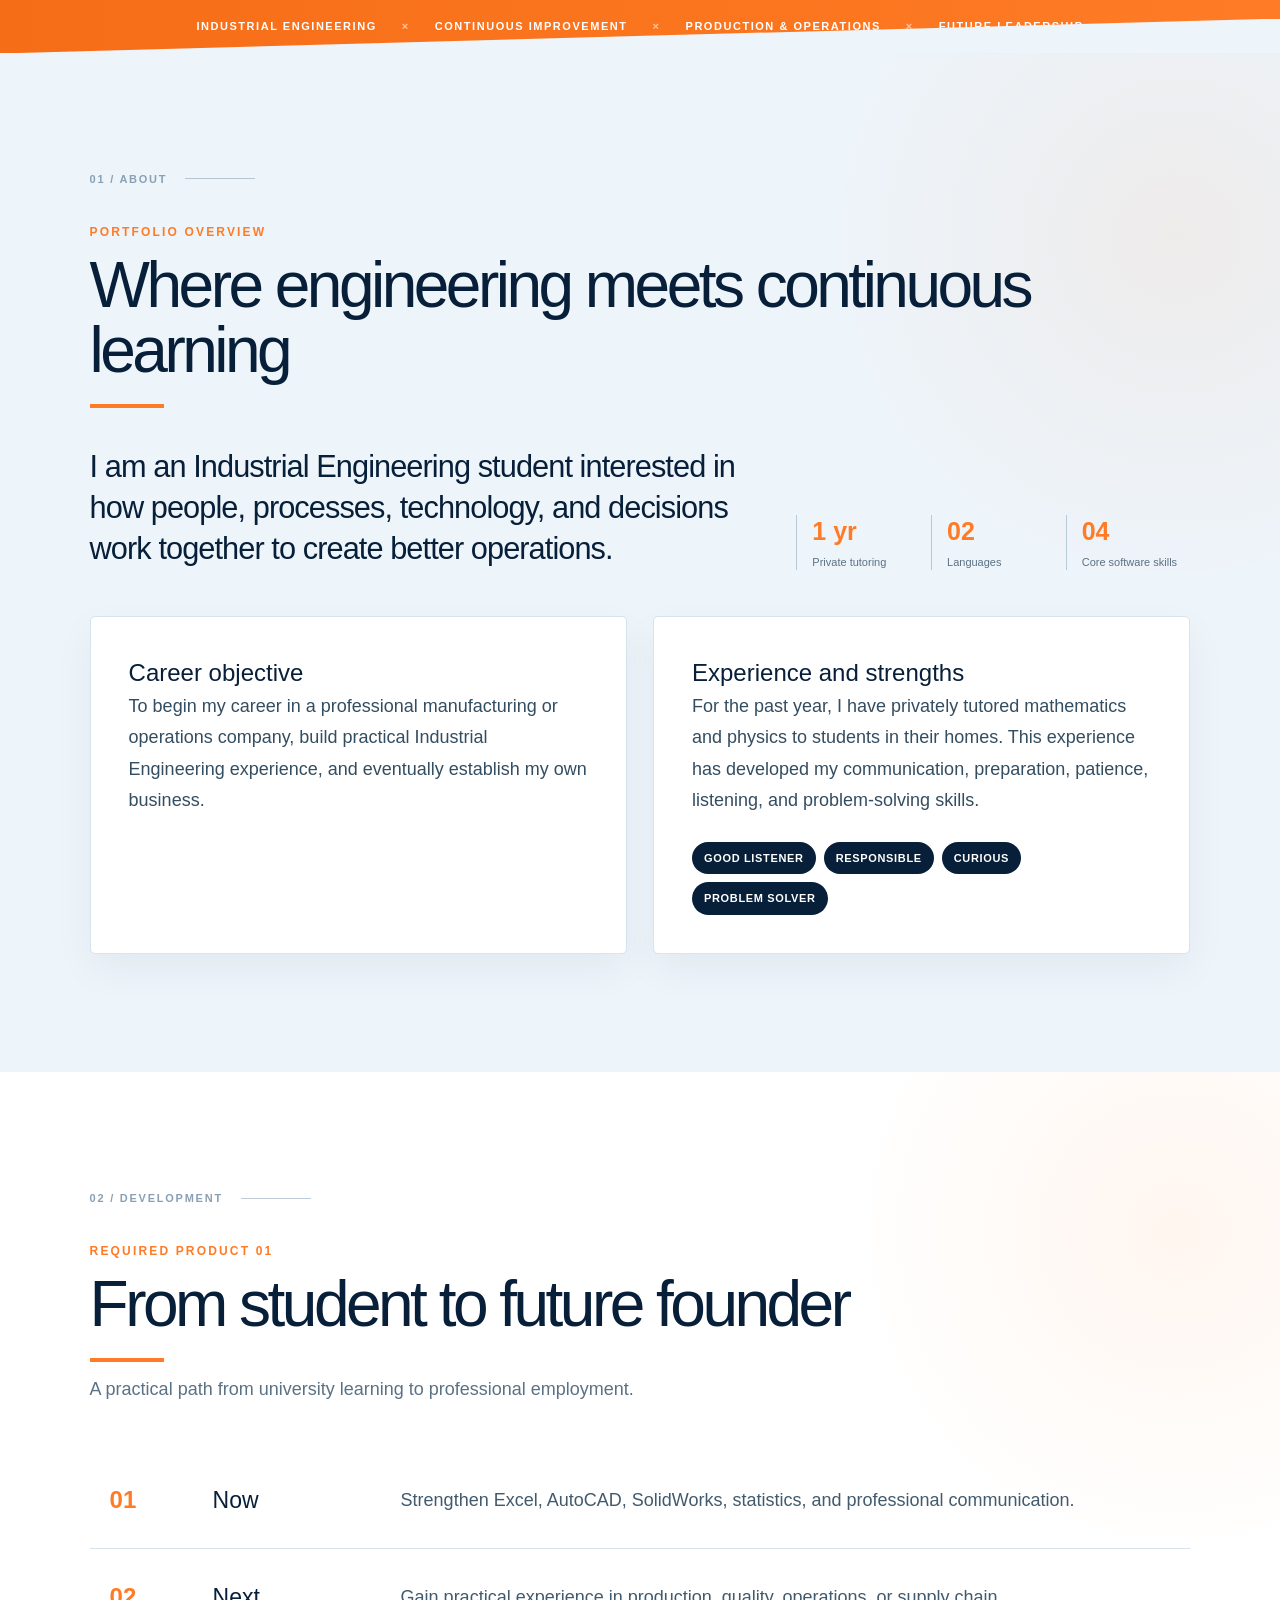
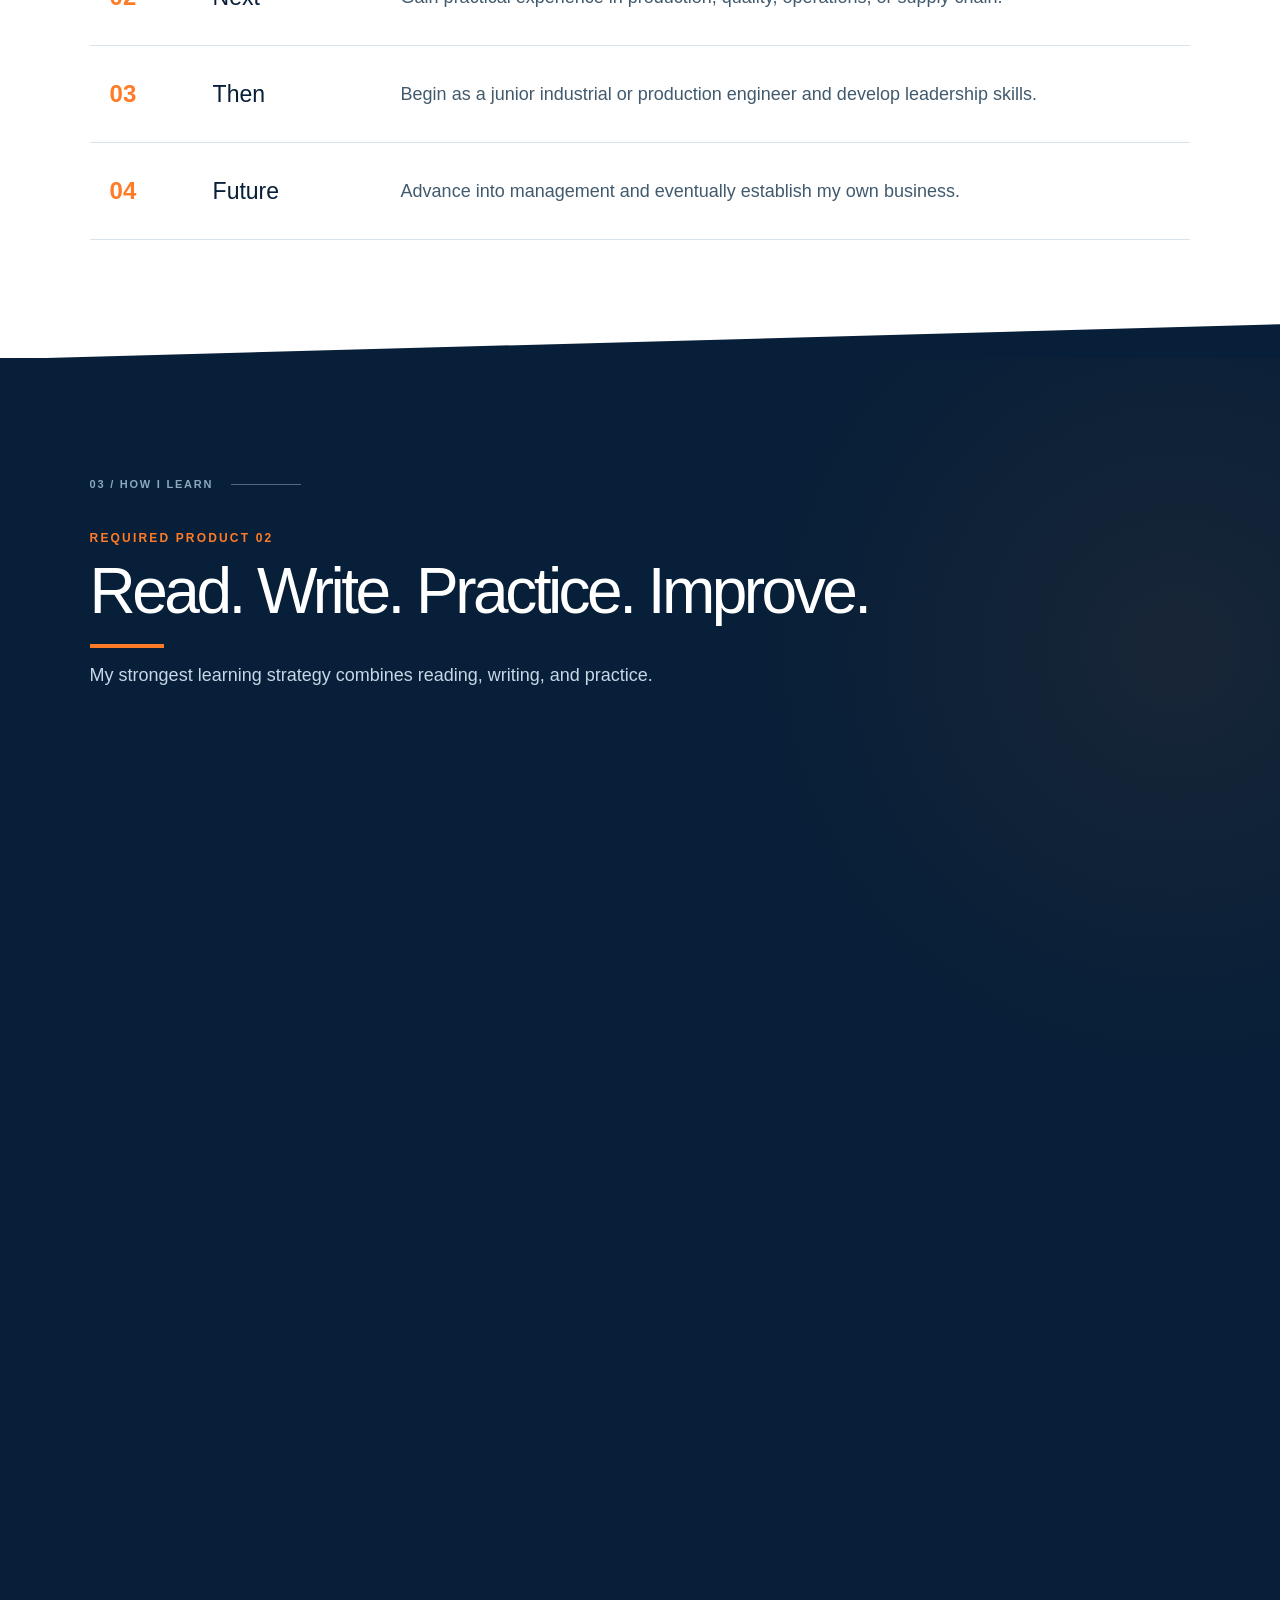
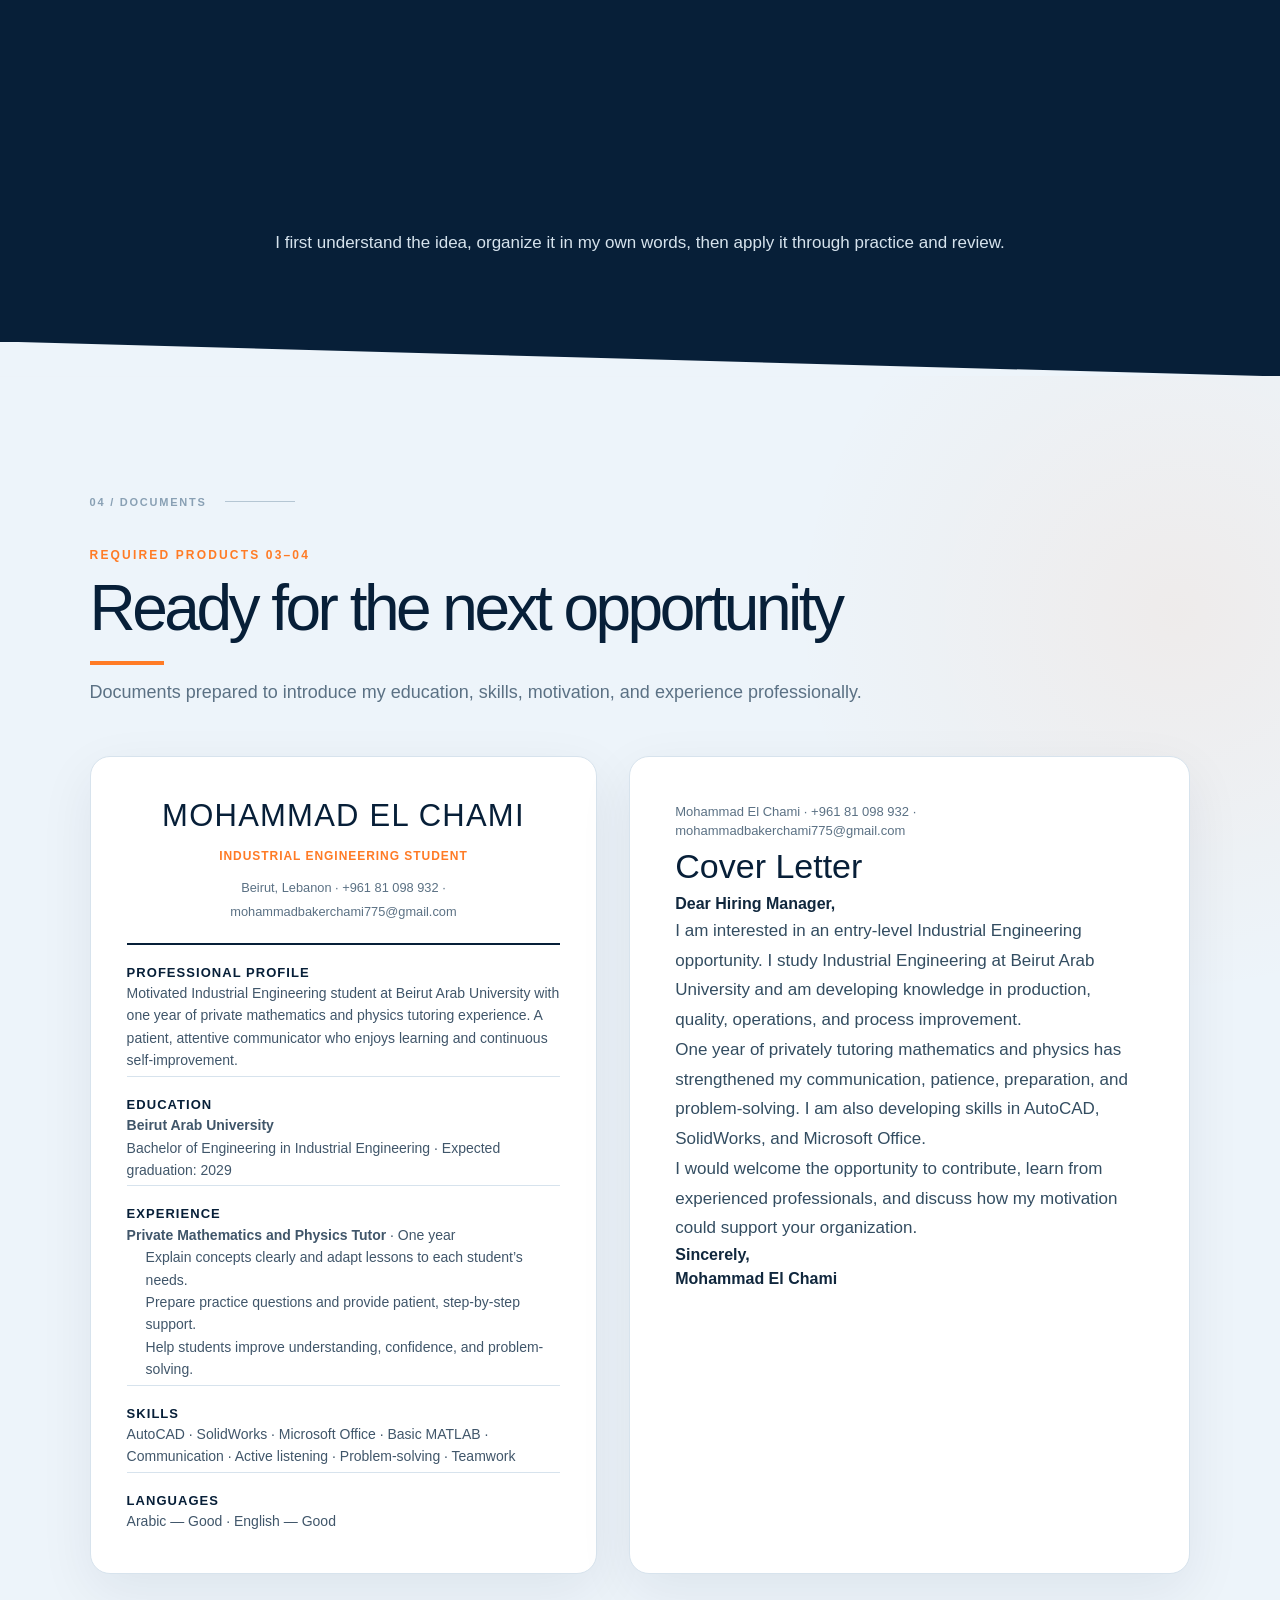
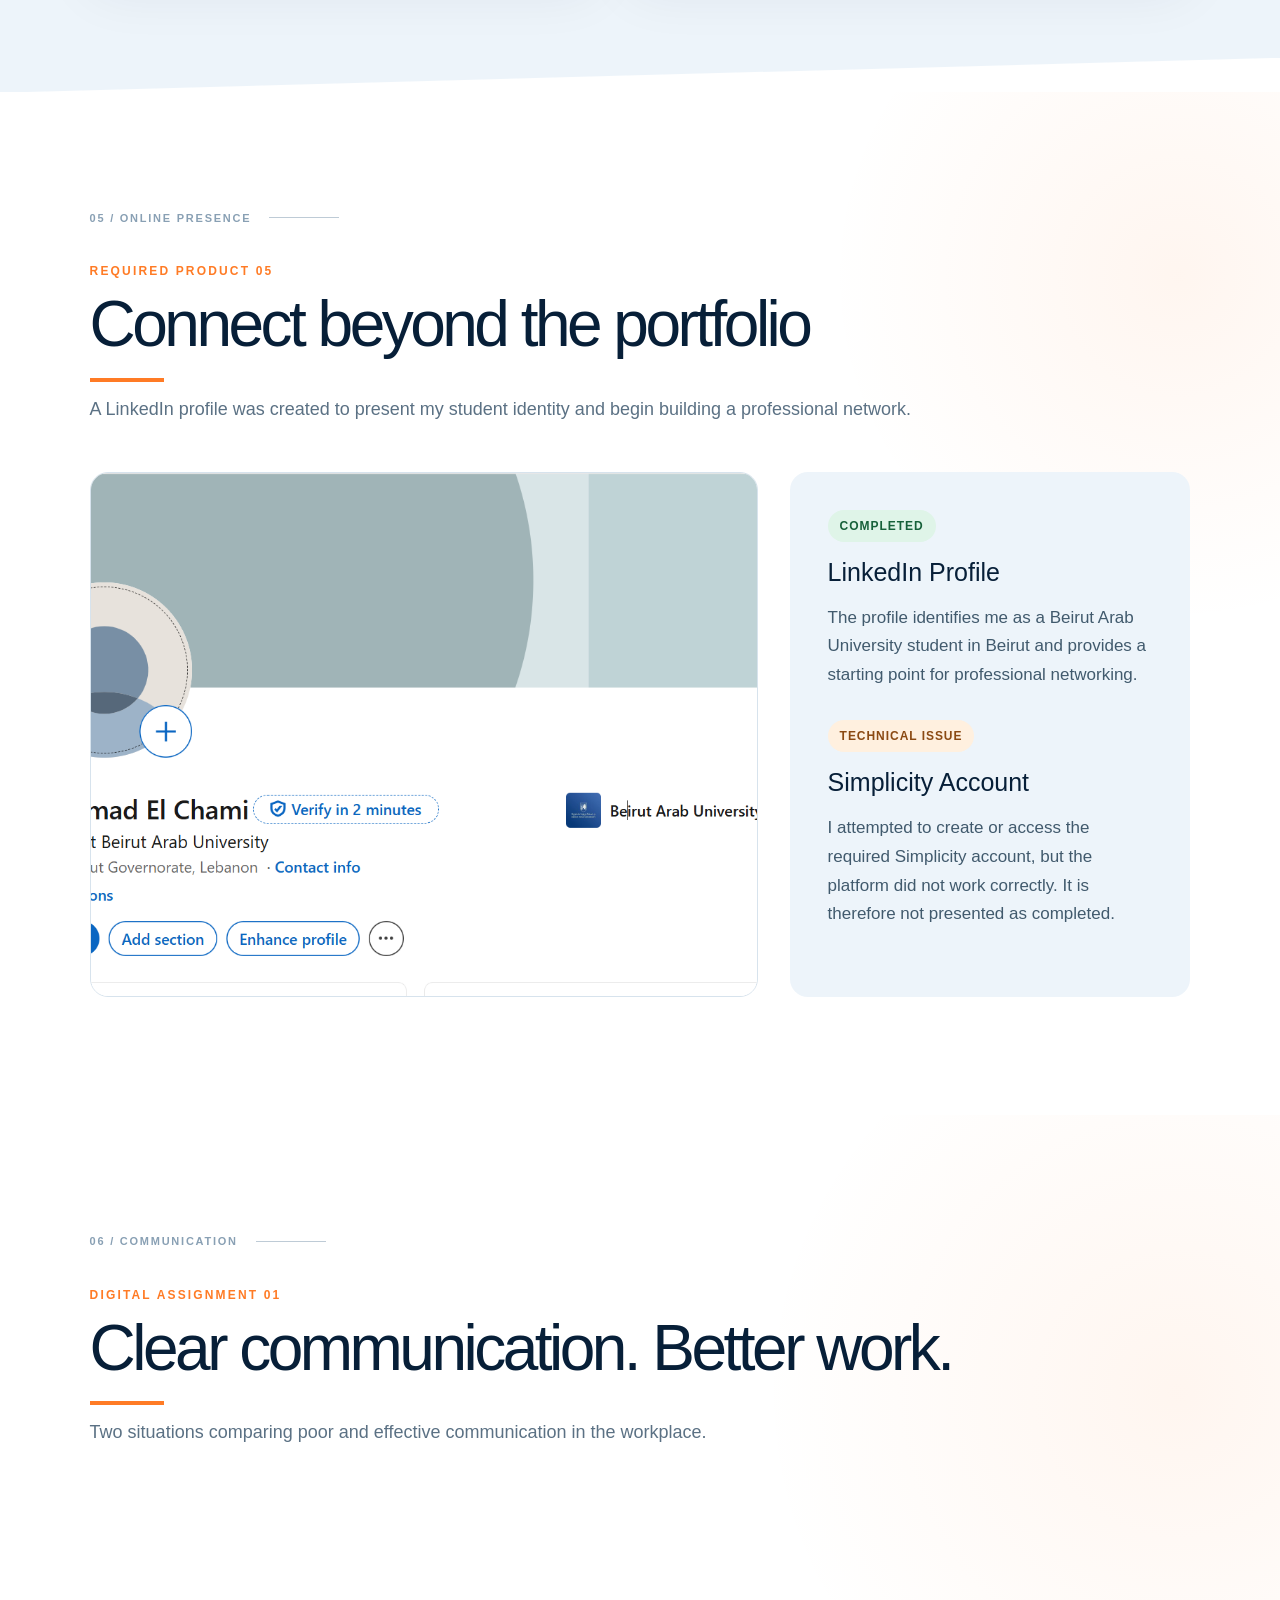
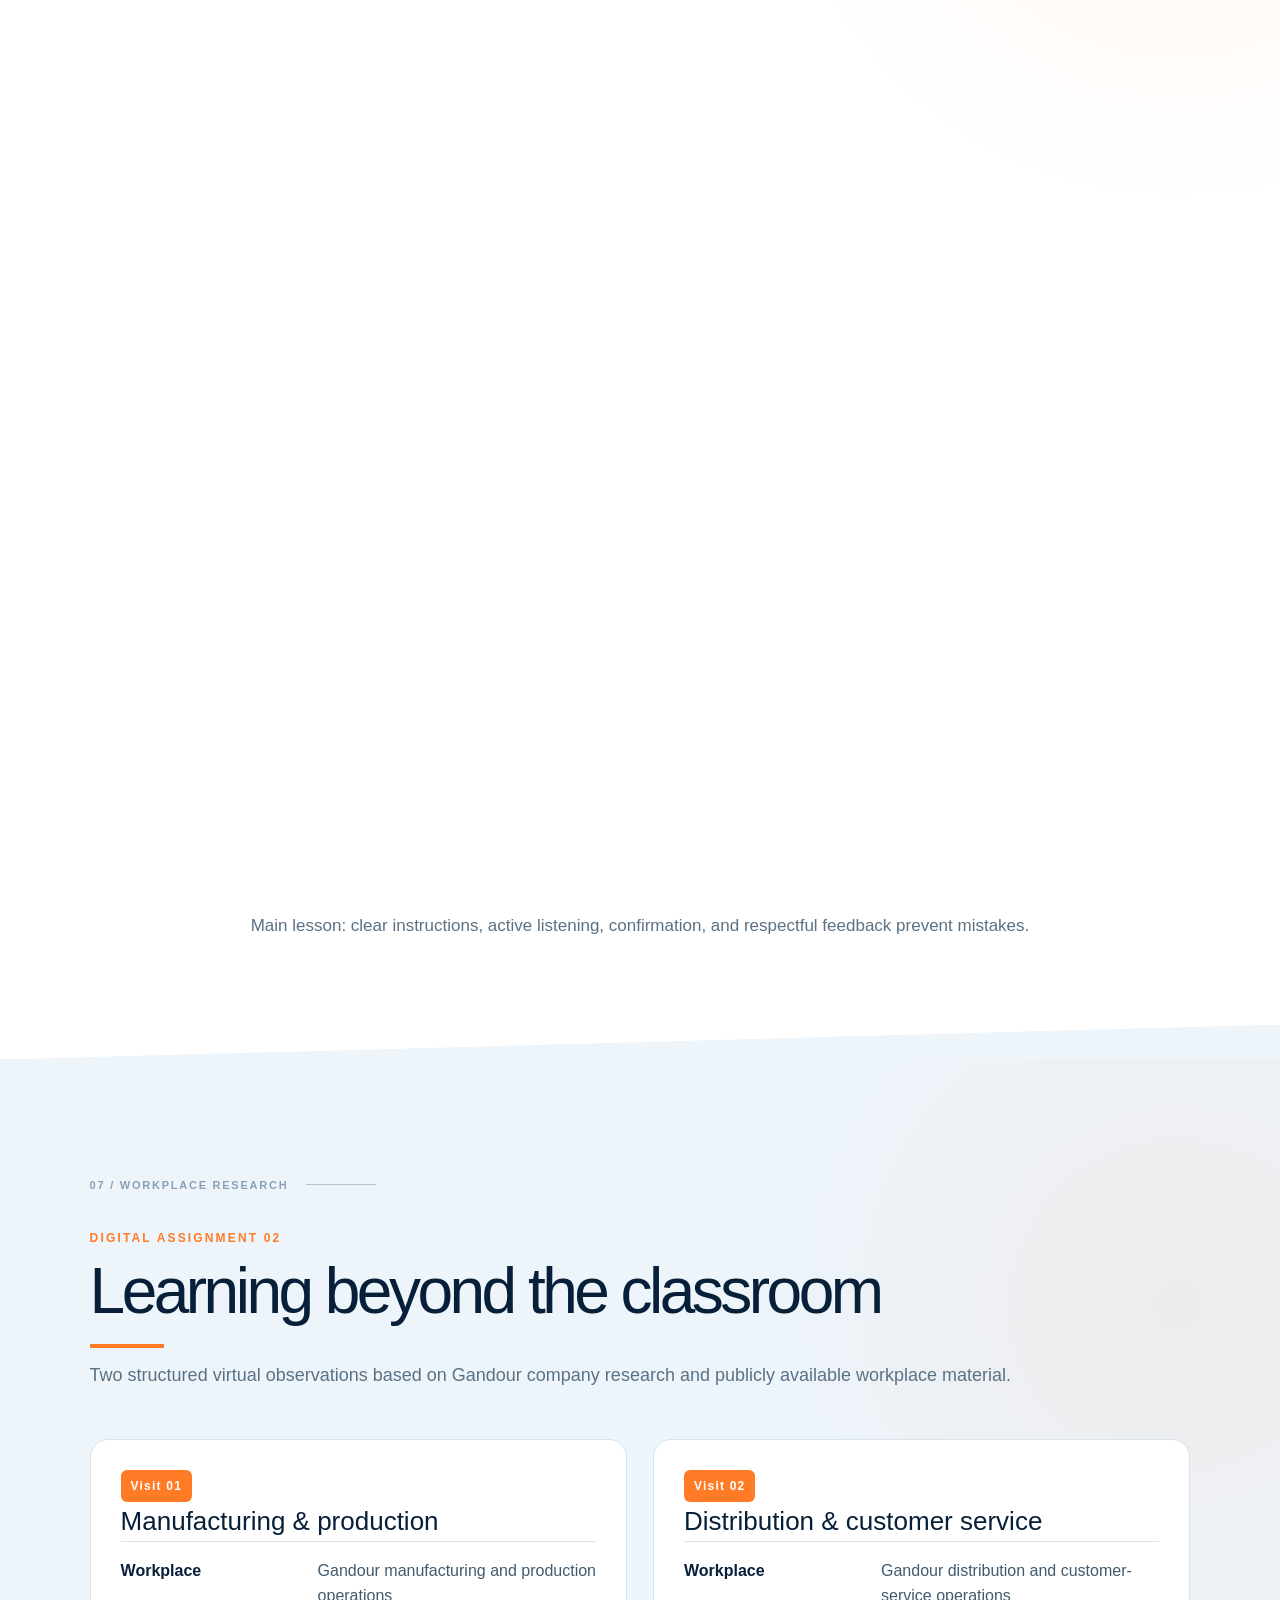
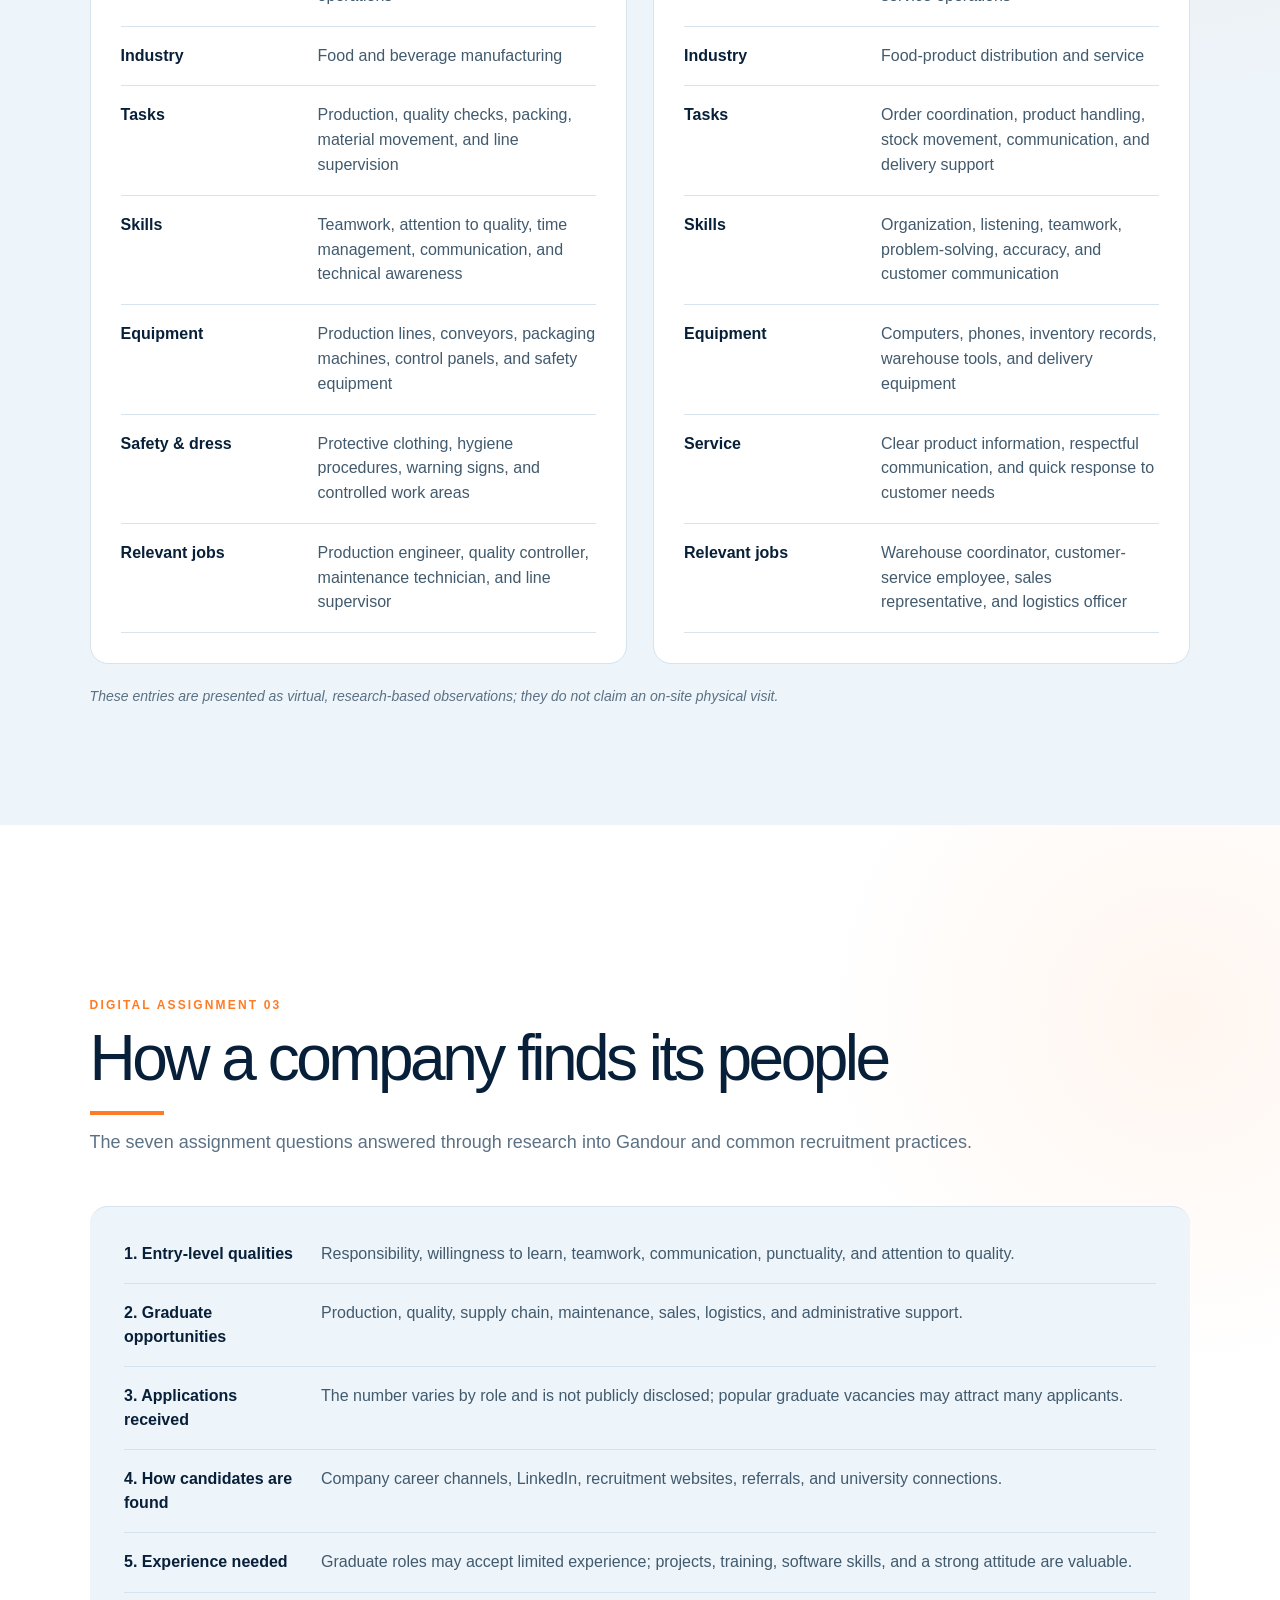
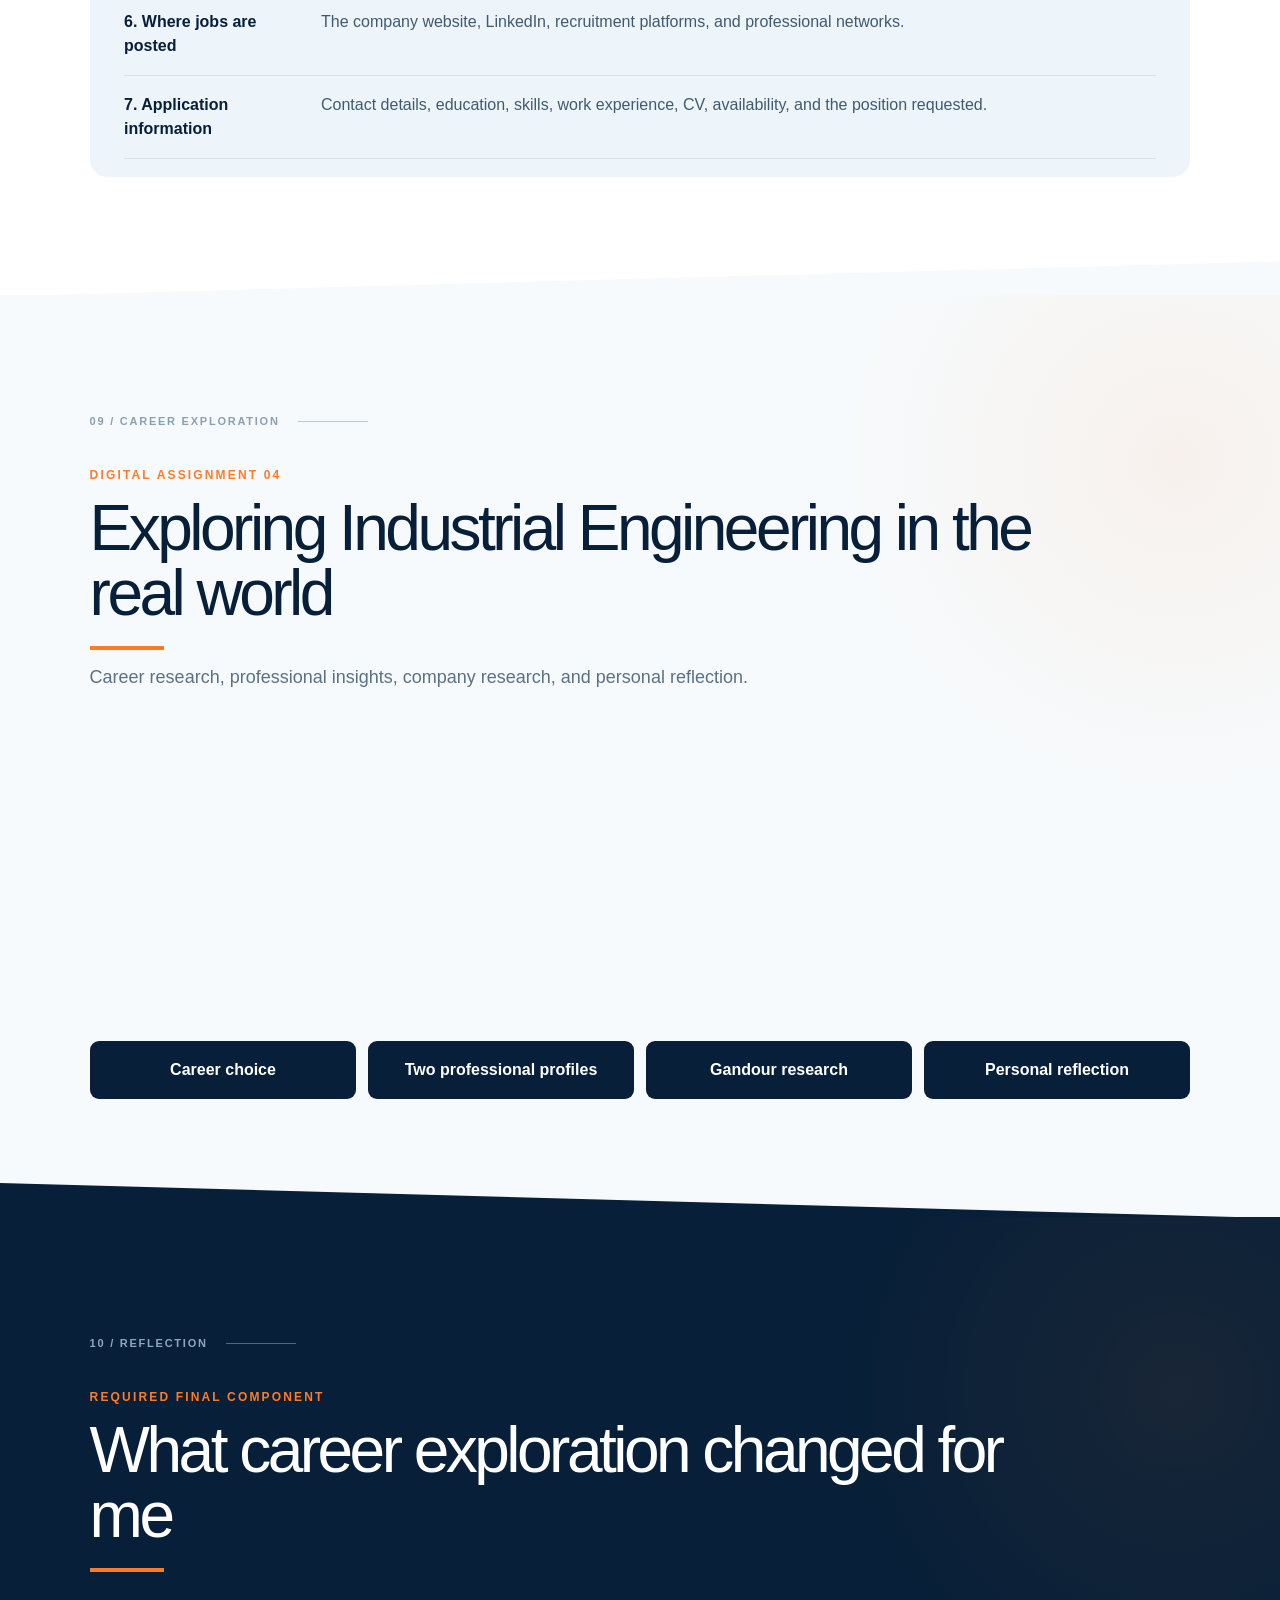
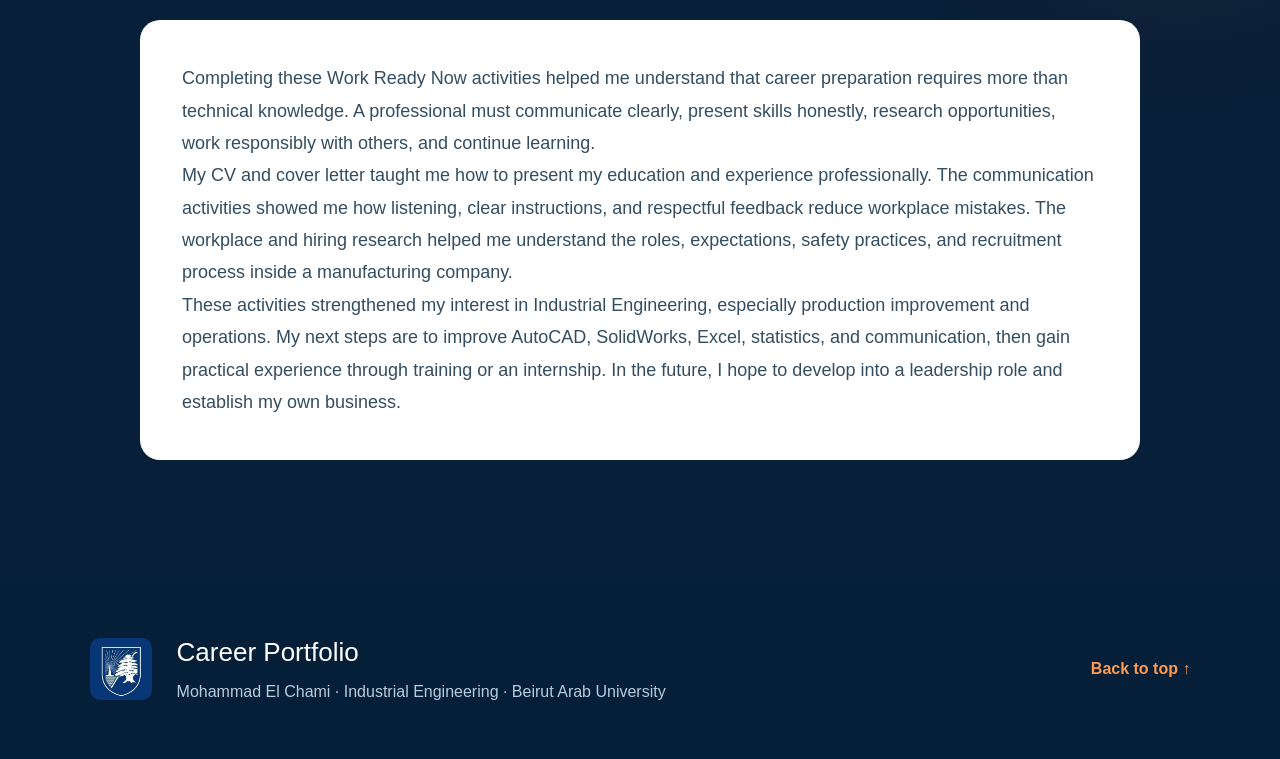
<file: index .html>
<!doctype html><html lang="en"><head><meta charset="UTF-8"><meta name="viewport" content="width=device-width,initial-scale=1"><meta name="description" content="Mohammad El Chami — Industrial Engineering Career Portfolio"><title>Mohammad El Chami Career Portfolio</title><link rel="icon" href="favicon.svg"><link rel="stylesheet" href="style.css"></head><body><link rel="preload" as="image" href="bau-badge.jpg"/><link rel="preload" as="image" href="mohammad-portrait.png"/><link rel="preload" as="image" href="linkedin-profile.png"/><link rel="preload" as="image" href="career-project.png"/><main><div class="intro-loader hide" aria-hidden="true"></div></section><div class="signal-strip"><span>Industrial Engineering</span><i>×</i><span>Continuous Improvement</span><i>×</i><span>Production &amp; Operations</span><i>×</i><span>Future Leadership</span></div><section class="section intro" id="about"><div class="section-index">01 / ABOUT</div><div class="section-title"><p>Portfolio overview</p><h2>Where engineering meets continuous learning</h2></div><div class="about-statement"><p>I am an Industrial Engineering student interested in how people, processes, technology, and decisions work together to create better operations.</p><div class="mini-stats"><span><b>1 yr</b>Private tutoring</span><span><b>02</b>Languages</span><span><b>04</b>Core software skills</span></div></div><div class="overview-grid"><article><h3>Career objective</h3><p>To begin my career in a professional manufacturing or operations company, build practical Industrial Engineering experience, and eventually establish my own business.</p></article><article><h3>Experience and strengths</h3><p>For the past year, I have privately tutored mathematics and physics to students in their homes. This experience has developed my communication, preparation, patience, listening, and problem-solving skills.</p><div class="skill-chips"><span>Good listener</span><span>Responsible</span><span>Curious</span><span>Problem solver</span></div></article></div></section><section class="section development" id="plan"><div class="section-index">02 / DEVELOPMENT</div><div class="section-title"><p>Required product 01</p><h2>From student to future founder</h2><span>A practical path from university learning to professional employment.</span></div><div class="timeline"><article><b>01</b><h3>Now</h3><p>Strengthen Excel, AutoCAD, SolidWorks, statistics, and professional communication.</p></article><article><b>02</b><h3>Next</h3><p>Gain practical experience in production, quality, operations, or supply chain.</p></article><article><b>03</b><h3>Then</h3><p>Begin as a junior industrial or production engineer and develop leadership skills.</p></article><article><b>04</b><h3>Future</h3><p>Advance into management and eventually establish my own business.</p></article></div></section><section class="section learning" id="learning"><div class="section-index light">03 / HOW I LEARN</div><div class="section-title"><p>Required product 02</p><h2>Read. Write. Practice. Improve.</h2><span>My strongest learning strategy combines reading, writing, and practice.</span></div><div class="learning-visual wide-visual" role="img" aria-label="Learning cycle: read, write, practice, and improve"><div class="learning-center"><span>My learning style</span><b>Understand<br/>by doing.</b></div><article><i>01</i><span>Read</span><p>Understand the idea and identify the important information.</p></article><article><i>02</i><span>Write</span><p>Organize the concept clearly in my own words.</p></article><article><i>03</i><span>Practice</span><p>Apply the idea through examples and exercises.</p></article><article><i>04</i><span>Improve</span><p>Review mistakes, ask questions, and try again.</p></article></div><p class="artifact-note">I first understand the idea, organize it in my own words, then apply it through practice and review.</p></section><section class="section documents" id="documents"><div class="section-index">04 / DOCUMENTS</div><div class="section-title"><p>Required products 03–04</p><h2>Ready for the next opportunity</h2><span>Documents prepared to introduce my education, skills, motivation, and experience professionally.</span></div><div class="document-grid"><article class="cv-sheet"><header><h3>Mohammad El Chami</h3><p>Industrial Engineering Student</p><small>Beirut, Lebanon · +961 81 098 932 · mohammadbakerchami775@gmail.com</small></header><div><b>Professional Profile</b><p>Motivated Industrial Engineering student at Beirut Arab University with one year of private mathematics and physics tutoring experience. A patient, attentive communicator who enjoys learning and continuous self-improvement.</p></div><div><b>Education</b><p><strong>Beirut Arab University</strong><br/>Bachelor of Engineering in Industrial Engineering · Expected graduation: 2029</p></div><div><b>Experience</b><p><strong>Private Mathematics and Physics Tutor</strong> · One year</p><ul><li>Explain concepts clearly and adapt lessons to each student’s needs.</li><li>Prepare practice questions and provide patient, step-by-step support.</li><li>Help students improve understanding, confidence, and problem-solving.</li></ul></div><div><b>Skills</b><p>AutoCAD · SolidWorks · Microsoft Office · Basic MATLAB · Communication · Active listening · Problem-solving · Teamwork</p></div><div><b>Languages</b><p>Arabic — Good · English — Good</p></div></article><article class="letter"><p class="meta">Mohammad El Chami · +961 81 098 932 · mohammadbakerchami775@gmail.com</p><h3>Cover Letter</h3><b>Dear Hiring Manager,</b><p>I am interested in an entry-level Industrial Engineering opportunity. I study Industrial Engineering at Beirut Arab University and am developing knowledge in production, quality, operations, and process improvement.</p><p>One year of privately tutoring mathematics and physics has strengthened my communication, patience, preparation, and problem-solving. I am also developing skills in AutoCAD, SolidWorks, and Microsoft Office.</p><p>I would welcome the opportunity to contribute, learn from experienced professionals, and discuss how my motivation could support your organization.</p><b>Sincerely,<br/>Mohammad El Chami</b></article></div></section><section class="section online-presence" id="online"><div class="section-index">05 / ONLINE PRESENCE</div><div class="section-title"><p>Required product 05</p><h2>Connect beyond the portfolio</h2><span>A LinkedIn profile was created to present my student identity and begin building a professional network.</span></div><div class="presence-grid"><img src="linkedin-profile.png" alt="Mohammad El Chami LinkedIn profile screenshot"/><article><span class="status done">Completed</span><h3>LinkedIn Profile</h3><p>The profile identifies me as a Beirut Arab University student in Beirut and provides a starting point for professional networking.</p><span class="status issue">Technical issue</span><h3>Simplicity Account</h3><p>I attempted to create or access the required Simplicity account, but the platform did not work correctly. It is therefore not presented as completed.</p></article></div></section><div id="assignments"></div><section class="section communication" id="communication"><div class="section-index">06 / COMMUNICATION</div><div class="section-title"><p>Digital assignment 01</p><h2>Clear communication. Better work.</h2><span>Two situations comparing poor and effective communication in the workplace.</span></div><div class="comic-visual wide-visual" role="img" aria-label="Comparison of poor and good workplace communication"><article class="comic-poor"><header><span>01</span><b>Poor communication</b></header><div class="comic-scene"><div class="person person-a"><i></i><i></i></div><p class="bubble left">Finish this quickly.</p><p class="bubble right">Which task? When is it due?</p><div class="person person-b"><i></i><i></i></div></div><footer><b>Result</b><span>Unclear instructions create confusion, delays, and mistakes.</span></footer></article><article class="comic-good"><header><span>02</span><b>Good communication</b></header><div class="comic-scene"><div class="person person-a"><i></i><i></i></div><p class="bubble left">Please complete the report by 3 PM. Let me know if anything is unclear.</p><p class="bubble right">Understood. I will send it before 3 PM.</p><div class="person person-b"><i></i><i></i></div></div><footer><b>Result</b><span>Clear instructions and confirmation lead to accurate work.</span></footer></article></div><p class="artifact-note">Main lesson: clear instructions, active listening, confirmation, and respectful feedback prevent mistakes.</p></section><section class="section observations" id="observations"><div class="section-index">07 / WORKPLACE RESEARCH</div><div class="section-title"><p>Digital assignment 02</p><h2>Learning beyond the classroom</h2><span>Two structured virtual observations based on Gandour company research and publicly available workplace material.</span></div><div class="visit-grid"><article><div class="visit-label">Visit 01</div><h3>Manufacturing &amp; production</h3><div class="evidence-table"><p><b>Workplace</b><span>Gandour manufacturing and production operations</span></p><p><b>Industry</b><span>Food and beverage manufacturing</span></p><p><b>Tasks</b><span>Production, quality checks, packing, material movement, and line supervision</span></p><p><b>Skills</b><span>Teamwork, attention to quality, time management, communication, and technical awareness</span></p><p><b>Equipment</b><span>Production lines, conveyors, packaging machines, control panels, and safety equipment</span></p><p><b>Safety &amp; dress</b><span>Protective clothing, hygiene procedures, warning signs, and controlled work areas</span></p><p><b>Relevant jobs</b><span>Production engineer, quality controller, maintenance technician, and line supervisor</span></p></div></article><article><div class="visit-label">Visit 02</div><h3>Distribution &amp; customer service</h3><div class="evidence-table"><p><b>Workplace</b><span>Gandour distribution and customer-service operations</span></p><p><b>Industry</b><span>Food-product distribution and service</span></p><p><b>Tasks</b><span>Order coordination, product handling, stock movement, communication, and delivery support</span></p><p><b>Skills</b><span>Organization, listening, teamwork, problem-solving, accuracy, and customer communication</span></p><p><b>Equipment</b><span>Computers, phones, inventory records, warehouse tools, and delivery equipment</span></p><p><b>Service</b><span>Clear product information, respectful communication, and quick response to customer needs</span></p><p><b>Relevant jobs</b><span>Warehouse coordinator, customer-service employee, sales representative, and logistics officer</span></p></div></article></div><p class="source-note">These entries are presented as virtual, research-based observations; they do not claim an on-site physical visit.</p></section><section class="section hiring" id="hiring"><div class="section-index">08 / HIRING</div><div class="section-title"><p>Digital assignment 03</p><h2>How a company finds its people</h2><span>The seven assignment questions answered through research into Gandour and common recruitment practices.</span></div><div class="evidence-table"><p><b>1. Entry-level qualities</b><span>Responsibility, willingness to learn, teamwork, communication, punctuality, and attention to quality.</span></p><p><b>2. Graduate opportunities</b><span>Production, quality, supply chain, maintenance, sales, logistics, and administrative support.</span></p><p><b>3. Applications received</b><span>The number varies by role and is not publicly disclosed; popular graduate vacancies may attract many applicants.</span></p><p><b>4. How candidates are found</b><span>Company career channels, LinkedIn, recruitment websites, referrals, and university connections.</span></p><p><b>5. Experience needed</b><span>Graduate roles may accept limited experience; projects, training, software skills, and a strong attitude are valuable.</span></p><p><b>6. Where jobs are posted</b><span>The company website, LinkedIn, recruitment platforms, and professional networks.</span></p><p><b>7. Application information</b><span>Contact details, education, skills, work experience, CV, availability, and the position requested.</span></p></div></section><section class="section career-project" id="career-project"><div class="section-index">09 / CAREER EXPLORATION</div><div class="section-title"><p>Digital assignment 04</p><h2>Exploring Industrial Engineering in the real world</h2><span>Career research, professional insights, company research, and personal reflection.</span></div><img class="project-image" src="career-project.png" alt="Slides from the Virtual Career Exploration Project"/><div class="project-points"><span>Career choice</span><span>Two professional profiles</span><span>Gandour research</span><span>Personal reflection</span></div></section><section class="section reflection" id="reflection"><div class="section-index light">10 / REFLECTION</div><div class="section-title"><p>Required final component</p><h2>What career exploration changed for me</h2></div><div class="reflection-report"><p>Completing these Work Ready Now activities helped me understand that career preparation requires more than technical knowledge. A professional must communicate clearly, present skills honestly, research opportunities, work responsibly with others, and continue learning.</p><p>My CV and cover letter taught me how to present my education and experience professionally. The communication activities showed me how listening, clear instructions, and respectful feedback reduce workplace mistakes. The workplace and hiring research helped me understand the roles, expectations, safety practices, and recruitment process inside a manufacturing company.</p><p>These activities strengthened my interest in Industrial Engineering, especially production improvement and operations. My next steps are to improve AutoCAD, SolidWorks, Excel, statistics, and communication, then gain practical experience through training or an internship. In the future, I hope to develop into a leadership role and establish my own business.</p></div></section><footer><img src="bau-badge.jpg" alt="BAU badge"/><div><h2>Career Portfolio</h2><p>Mohammad El Chami · Industrial Engineering · Beirut Arab University</p></div><a href="#home">Back to top ↑</a></footer></main><script src="site.js"></script></body></html>
</file>
<file: style.css>
:root{--scroll-progress:0;--hero-shift:0px}.top-progress{transform:scaleX(var(--scroll-progress))!important;animation:none!important}.section-rail a.active{color:#fff;background:#ff7b25;transform:scale(1.12);box-shadow:0 0 0 4px #ff7b2533}.portrait-wrap{transform:translateY(var(--hero-shift));will-change:transform}.reveal-item{opacity:0;filter:blur(5px);transition:opacity .8s cubic-bezier(.16,1,.3,1),transform .9s cubic-bezier(.16,1,.3,1),filter .7s;transition-delay:var(--reveal-delay,0s);transform:translateY(54px)}.reveal-item.is-visible{opacity:1;filter:none;transform:none}.wide-visual.reveal-item,.project-image.reveal-item{clip-path:inset(0 0 100% round 18px);transition:clip-path 1.15s cubic-bezier(.16,1,.3,1),opacity .5s,transform 1.15s cubic-bezier(.16,1,.3,1),filter .5s;transform:translateY(30px)scale(.985)}.wide-visual.reveal-item.is-visible,.project-image.reveal-item.is-visible{clip-path:inset(0 round 18px);transform:none}.intro-loader{z-index:1000;color:#fff;text-align:center;clip-path:inset(0);background:#061b31;place-content:center;transition:clip-path .75s cubic-bezier(.76,0,.24,1),visibility .75s;display:grid;position:fixed;inset:0}.intro-loader.hide{clip-path:inset(0 0 100%);visibility:hidden}.intro-loader.show{visibility:visible}.intro-monogram{letter-spacing:-.08em;color:#0000;-webkit-text-stroke:1px #ffffffbf;font-size:clamp(72px,12vw,170px);font-weight:900;line-height:.8}.intro-loader p{text-transform:uppercase;letter-spacing:.28em;color:#ff8d43;margin:24px 0 16px;font-size:13px;font-weight:900}.intro-loader span{color:#91a9bd;text-transform:uppercase;letter-spacing:.18em;margin-top:13px;font-size:10px}.intro-line{background:#ffffff1f;width:min(360px,70vw);height:2px;overflow:hidden}.intro-line i{background:#ff7b25;height:100%;animation:1.05s cubic-bezier(.16,1,.3,1) both introProgress;display:block}.hero:before{content:"";pointer-events:none;background-image:linear-gradient(#ffffff07 1px,#0000 1px),linear-gradient(90deg,#ffffff07 1px,#0000 1px);background-size:58px 58px;position:absolute;inset:0;-webkit-mask-image:linear-gradient(90deg,#0000,#000 35%,#000);mask-image:linear-gradient(90deg,#0000,#000 35%,#000)}.hero-copy:after{content:"SCROLL TO EXPLORE";color:#7894aa;letter-spacing:.2em;transform-origin:0;font-size:9px;font-weight:900;position:absolute;bottom:-52px;left:-52px;transform:rotate(-90deg)}.section{min-height:82vh}.section-title h2{position:relative}.section-title h2:after{content:"";background:#ff7b25;width:0;height:4px;margin-top:20px;transition:width 1s cubic-bezier(.16,1,.3,1) .35s;display:block}.section-title.is-visible h2:after{width:74px}.overview-grid article,.cv-sheet,.letter,.presence-grid article,.visit-grid>article,.reflection-report{transition:transform .45s cubic-bezier(.16,1,.3,1),box-shadow .45s}.overview-grid article:hover,.cv-sheet:hover,.letter:hover,.presence-grid article:hover,.visit-grid>article:hover{transform:translateY(-10px);box-shadow:0 30px 75px #061f3824}@keyframes introProgress{0%{transform:translate(-101%)}to{transform:none}}@media (width<=700px){.intro-loader{padding:24px}.portrait-wrap{transform:translateY(calc(var(--hero-shift)*.45))}.hero-copy:after{display:none}.section{min-height:auto}.reveal-item{filter:blur(3px);transform:translateY(36px)}.nav-shell{position:sticky}.hero{min-height:100svh}.hero h1{font-size:clamp(54px,17vw,76px)}.portrait-frame{height:min(68svh,540px)}.section-title h2{font-size:clamp(38px,12vw,56px)}.signal-strip{animation-duration:12s}}@media (prefers-reduced-motion:reduce){.intro-loader{display:none}.reveal-item{opacity:1;filter:none;transform:none;clip-path:none!important;transition:none!important}.portrait-wrap{transform:none}.top-progress{display:none}}.learning-visual{background:radial-gradient(circle,#ff7b252e,#0000 26%),linear-gradient(135deg,#0d3b62,#061a2e);grid-template-columns:1fr 1fr;gap:18px;max-width:1180px;min-height:620px;padding:42px;display:grid;position:relative;overflow:hidden}.learning-visual:before{content:"";pointer-events:none;border:1px solid #ffffff1a;border-radius:12px;position:absolute;inset:28px}.learning-center{z-index:3;text-align:center;color:#fff;background:#ff7b25;border-radius:50%;place-content:center;width:230px;height:230px;display:grid;position:absolute;top:50%;left:50%;transform:translate(-50%,-50%);box-shadow:0 0 0 18px #ff7b251f,0 30px 70px #00000047}.learning-center span{text-transform:uppercase;letter-spacing:.16em;font-size:10px;font-weight:900}.learning-center b{margin-top:10px;font-size:27px;line-height:1.08}.learning-visual article{-webkit-backdrop-filter:blur(9px);backdrop-filter:blur(9px);color:#fff;background:#ffffff0e;border:1px solid #ffffff24;border-radius:12px;min-height:245px;padding:34px 38px;transition:transform .4s,background .4s}.learning-visual article:nth-of-type(odd){padding-right:145px}.learning-visual article:nth-of-type(2n){padding-left:145px}.learning-visual article:hover{background:#ffffff17;transform:translateY(-6px)}.learning-visual article i{color:#ff9b57;letter-spacing:.12em;font-size:12px;font-style:normal;font-weight:900}.learning-visual article span{margin:12px 0 8px;font-size:28px;font-weight:900;display:block}.learning-visual article p{color:#bed0df;margin:0;font-size:15px;line-height:1.6}.comic-visual{background:#dfeaf2;grid-template-columns:1fr 1fr;gap:20px;max-width:1180px;padding:20px;display:grid}.comic-visual>article{background:#fff;border:1px solid #c8d9e6;border-radius:12px;overflow:hidden}.comic-visual header{color:#fff;text-transform:uppercase;letter-spacing:.08em;align-items:center;gap:12px;padding:18px 22px;display:flex}.comic-poor header{background:#8d3941}.comic-good header{background:#176348}.comic-visual header span{background:#ffffff26;border-radius:50%;place-items:center;width:30px;height:30px;font-size:10px;display:grid}.comic-scene{background:linear-gradient(#eef5f9 72%,#c9d8e2 72%);height:350px;position:relative;overflow:hidden}.comic-scene:before{content:"";background:linear-gradient(135deg,#a9cada,#dceaf1);border:12px solid #fff;height:105px;position:absolute;top:42px;left:12%;right:12%;box-shadow:0 10px 25px #071f3814}.person{background:#153d60;border-radius:48px 48px 12px 12px;width:90px;height:150px;position:absolute;bottom:44px}.person:before{content:"";background:#e0aa7f;border:7px solid #17344c;border-radius:50%;width:62px;height:62px;position:absolute;top:-46px;left:14px}.person i{background:inherit;width:48px;height:14px;position:absolute;top:42px}.person i:first-child{left:-30px;transform:rotate(25deg)}.person i:last-child{right:-30px;transform:rotate(-25deg)}.person-a{left:17%}.person-b{background:#f0782e;right:17%}.bubble{z-index:2;color:#173b59;background:#fff;border:2px solid #173b59;border-radius:14px;max-width:205px;margin:0;padding:14px 16px;font-size:13px;font-weight:700;line-height:1.35;position:absolute;top:37px;box-shadow:0 8px 20px #071f3814}.bubble.left{left:7%}.bubble.right{top:145px;right:6%}.comic-visual footer{grid-template-columns:70px 1fr;align-items:start;gap:14px;padding:18px 22px;display:grid}.comic-visual footer b{color:#ff7b25;text-transform:uppercase;letter-spacing:.1em;font-size:11px}.comic-visual footer span{color:#415a6d;font-size:14px;line-height:1.5}@media (width<=850px){.learning-visual{grid-template-columns:1fr;min-height:auto;padding:20px}.learning-center{width:180px;height:180px;margin:5px auto 12px;position:relative;top:auto;left:auto;transform:none}.learning-visual article:nth-of-type(n){min-height:0;padding:28px}.comic-visual{grid-template-columns:1fr;padding:12px}.comic-scene{height:330px}.bubble{max-width:165px;font-size:12px}.person-a{left:14%}.person-b{right:14%}}@layer theme{:root,:host{--font-sans:ui-sans-serif, system-ui, sans-serif, "Apple Color Emoji", "Segoe UI Emoji", "Segoe UI Symbol", "Noto Color Emoji";--font-mono:ui-monospace, SFMono-Regular, Menlo, Monaco, Consolas, "Liberation Mono", "Courier New", monospace;--spacing:.25rem;--default-font-family:var(--font-sans);--default-mono-font-family:var(--font-mono)}}@layer base{*,:after,:before,::backdrop{box-sizing:border-box;border:0 solid;margin:0;padding:0}::file-selector-button{box-sizing:border-box;border:0 solid;margin:0;padding:0}html,:host{-webkit-text-size-adjust:100%;tab-size:4;line-height:1.5;font-family:var(--default-font-family,ui-sans-serif, system-ui, sans-serif, "Apple Color Emoji", "Segoe UI Emoji", "Segoe UI Symbol", "Noto Color Emoji");font-feature-settings:var(--default-font-feature-settings,normal);font-variation-settings:var(--default-font-variation-settings,normal);-webkit-tap-highlight-color:transparent}hr{height:0;color:inherit;border-top-width:1px}abbr:where([title]){-webkit-text-decoration:underline dotted;text-decoration:underline dotted}h1,h2,h3,h4,h5,h6{font-size:inherit;font-weight:inherit}a{color:inherit;-webkit-text-decoration:inherit;-webkit-text-decoration:inherit;-webkit-text-decoration:inherit;-webkit-text-decoration:inherit;text-decoration:inherit}b,strong{font-weight:bolder}code,kbd,samp,pre{font-family:var(--default-mono-font-family,ui-monospace, SFMono-Regular, Menlo, Monaco, Consolas, "Liberation Mono", "Courier New", monospace);font-feature-settings:var(--default-mono-font-feature-settings,normal);font-variation-settings:var(--default-mono-font-variation-settings,normal);font-size:1em}small{font-size:80%}sub,sup{vertical-align:baseline;font-size:75%;line-height:0;position:relative}sub{bottom:-.25em}sup{top:-.5em}table{text-indent:0;border-color:inherit;border-collapse:collapse}:-moz-focusring{outline:auto}progress{vertical-align:baseline}summary{display:list-item}ol,ul,menu{list-style:none}img,svg,video,canvas,audio,iframe,embed,object{vertical-align:middle;display:block}img,video{max-width:100%;height:auto}button,input,select,optgroup,textarea{font:inherit;font-feature-settings:inherit;font-variation-settings:inherit;letter-spacing:inherit;color:inherit;opacity:1;background-color:#0000;border-radius:0}::file-selector-button{font:inherit;font-feature-settings:inherit;font-variation-settings:inherit;letter-spacing:inherit;color:inherit;opacity:1;background-color:#0000;border-radius:0}:where(select:is([multiple],[size])) optgroup{font-weight:bolder}:where(select:is([multiple],[size])) optgroup option{padding-inline-start:20px}::file-selector-button{margin-inline-end:4px}::placeholder{opacity:1}@supports (not ((-webkit-appearance:-apple-pay-button))) or (contain-intrinsic-size:1px){::placeholder{color:currentColor}@supports (color:color-mix(in lab, red, red)){::placeholder{color:color-mix(in oklab, currentcolor 50%, transparent)}}}textarea{resize:vertical}::-webkit-search-decoration{-webkit-appearance:none}::-webkit-date-and-time-value{min-height:1lh;text-align:inherit}::-webkit-datetime-edit{display:inline-flex}::-webkit-datetime-edit-fields-wrapper{padding:0}::-webkit-datetime-edit{padding-block:0}::-webkit-datetime-edit-year-field{padding-block:0}::-webkit-datetime-edit-month-field{padding-block:0}::-webkit-datetime-edit-day-field{padding-block:0}::-webkit-datetime-edit-hour-field{padding-block:0}::-webkit-datetime-edit-minute-field{padding-block:0}::-webkit-datetime-edit-second-field{padding-block:0}::-webkit-datetime-edit-millisecond-field{padding-block:0}::-webkit-datetime-edit-meridiem-field{padding-block:0}::-webkit-calendar-picker-indicator{line-height:1}:-moz-ui-invalid{box-shadow:none}button,input:where([type=button],[type=reset],[type=submit]){appearance:button}::file-selector-button{appearance:button}::-webkit-inner-spin-button{height:auto}::-webkit-outer-spin-button{height:auto}[hidden]:where(:not([hidden=until-found])){display:none!important}}@layer components;@layer utilities{.visible{visibility:visible}.relative{position:relative}.start{inset-inline-start:var(--spacing)}.table{display:table}.antialiased{-webkit-font-smoothing:antialiased;-moz-osx-font-smoothing:grayscale}}:root{--navy:#071f38;--navy2:#0b3155;--orange:#ff7b25;--pale:#edf4fa;--ink:#10273d;--muted:#5b7184;--line:#d7e3ed}*{box-sizing:border-box}html{scroll-behavior:smooth}body{color:var(--ink);background:#fff;margin:0;font-family:Helvetica Neue,Arial,sans-serif}a{color:inherit;text-decoration:none}main{overflow:hidden}.top-progress{background:linear-gradient(90deg,var(--orange),#ffc08e);transform-origin:0;z-index:50;width:100%;height:4px;position:fixed;top:0;left:0;box-shadow:0 0 16px #ff7b25a6}.nav-shell{-webkit-backdrop-filter:blur(14px);backdrop-filter:blur(14px);color:#fff;z-index:20;background:#071f38f0;border-bottom:1px solid #ffffff1f;justify-content:space-between;align-items:center;height:82px;padding:0 max(5vw,28px);display:flex;position:sticky;top:0}.brand{align-items:center;gap:14px;display:flex}.brand img{object-fit:contain;border-radius:9px;width:48px;height:48px}.brand span{flex-direction:column;gap:3px;display:flex}.brand small{color:#a9bfd2;text-transform:uppercase;letter-spacing:.08em;font-size:10px}.nav-shell nav{text-transform:uppercase;letter-spacing:.08em;gap:28px;font-size:12px;font-weight:800;display:flex}.nav-shell nav a{opacity:.72;transition:all .2s}.nav-shell nav a:hover{opacity:1;color:#ff9a50}.section-rail{z-index:30;-webkit-backdrop-filter:blur(12px);backdrop-filter:blur(12px);background:#071f38c2;border:1px solid #ffffff24;border-radius:99px;flex-direction:column;gap:4px;padding:9px 7px;display:flex;position:fixed;top:50%;right:18px;transform:translateY(-50%);box-shadow:0 12px 35px #0414232e}.section-rail a{color:#b8c8d5;border-radius:50%;place-items:center;width:29px;height:29px;font-size:9px;font-weight:900;transition:all .3s;display:grid}.section-rail a:hover{background:var(--orange);color:#fff;transform:scale(1.12)}.hero{color:#fff;background:radial-gradient(circle at 80% 30%,#164b75 0%,#0000 32%),linear-gradient(125deg,#061b31 0%,#0b3155 76%,#0c385f 100%);grid-template-columns:1.06fr .94fr;align-items:center;gap:70px;min-height:calc(100vh - 82px);padding:64px max(7vw,58px);display:grid;position:relative}.hero:after{content:"2026";color:#ffffff06;letter-spacing:-.08em;font-size:240px;font-weight:900;position:absolute;bottom:-70px;right:-20px}.hero-copy{z-index:2;max-width:830px;animation:.9s cubic-bezier(.2,.75,.25,1) both heroIn;position:relative}.eyebrow,.section-title>p{text-transform:uppercase;letter-spacing:.18em;color:var(--orange);font-size:12px;font-weight:900}.hero-kicker{color:#9eb4c7;text-transform:uppercase;letter-spacing:.16em;margin-top:30px;font-size:12px}.hero h1{letter-spacing:-.065em;margin:20px 0 28px;font-size:clamp(70px,7.6vw,120px);line-height:.86}.hero h1 em{color:#0000;-webkit-text-stroke:1px #ffffff8c;font-style:normal}.hero h3{color:#ff9a50;text-transform:uppercase;letter-spacing:.14em;font-size:19px}.hero-intro{color:#cbd9e5;max-width:650px;margin:30px 0;font-size:18px;line-height:1.75}.identity{align-items:center;gap:20px;margin:25px 0 34px;display:flex}.identity span{color:#9eb4c7}.button{background:var(--orange);text-transform:uppercase;letter-spacing:.08em;border-radius:4px;gap:32px;padding:17px 25px;font-size:12px;font-weight:900;transition:transform .3s,box-shadow .3s;display:inline-flex;box-shadow:0 10px 30px #ff7b2533}.button:hover{transform:translateY(-4px);box-shadow:0 18px 40px #ff7b2557}.portrait-wrap{z-index:2;justify-self:end;width:min(100%,520px);animation:1.1s cubic-bezier(.2,.75,.25,1) .12s both portraitIn;position:relative}.portrait-frame{border:1px solid #ffffff29;border-radius:4px 70px 4px 4px;height:min(70vh,690px);position:relative;overflow:hidden;box-shadow:0 36px 80px #00000052}.portrait-frame:after{content:"";background:linear-gradient(#0000 55%,#0414248c);position:absolute;inset:0}.portrait-frame img{object-fit:cover;object-position:center 35%;width:100%;height:100%;transition:transform .8s cubic-bezier(.2,.75,.25,1)}.portrait-frame:hover img{transform:scale(1.035)}.portrait-tag{color:var(--navy);background:#fff;align-items:center;gap:16px;padding:18px 22px;display:flex;position:absolute;bottom:28px;left:-34px;box-shadow:0 20px 50px #00000038}.portrait-tag b{color:var(--orange);font-size:30px}.portrait-tag span{text-transform:uppercase;letter-spacing:.1em;font-size:11px;font-weight:800}.signal-strip{background:linear-gradient(90deg,#f66d17,var(--orange),#ff9250);color:#fff;text-transform:uppercase;letter-spacing:.14em;white-space:nowrap;background-size:200% 100%;justify-content:center;align-items:center;gap:25px;padding:18px 30px;font-size:11px;font-weight:900;animation:7s linear infinite signalFlow;display:flex}.signal-strip i{opacity:.6;font-style:normal}.section{isolation:isolate;padding:118px max(7vw,58px);scroll-margin-top:80px;position:relative}.section:before{content:"";background:inherit;clip-path:polygon(0 100%,100% 0,100% 100%);z-index:-1;width:100%;height:35px;position:absolute;top:-34px;left:0}.section:nth-of-type(2n):before{clip-path:polygon(0 0,100% 100%,0 100%)}.section:after{content:"";pointer-events:none;z-index:-1;background:radial-gradient(circle at 92% 18%,#ff7b2512,#0000 24%);position:absolute;inset:0}.section-index{letter-spacing:.16em;color:#89a0b4;align-items:center;gap:18px;margin-bottom:36px;font-size:11px;font-weight:900;display:flex}.section-index:after{content:"";opacity:.55;background:currentColor;width:70px;height:1px}.section-index.light{color:#8da7bd}.section-title{max-width:950px;margin-bottom:48px}.section-title h2{letter-spacing:-.055em;color:var(--navy);margin:12px 0;font-size:clamp(42px,5vw,72px);line-height:1.02}.section-title span{color:var(--muted);font-size:18px;line-height:1.7;display:block}.intro{background:var(--pale)}.about-statement{grid-template-columns:1.25fr .75fr;align-items:end;gap:50px;margin:-10px 0 46px;display:grid}.about-statement>p{letter-spacing:-.03em;color:var(--navy);margin:0;font-size:clamp(24px,2.4vw,38px);line-height:1.35}.mini-stats{grid-template-columns:repeat(3,1fr);gap:10px;display:grid}.mini-stats span{color:var(--muted);border-left:1px solid #b8c9d8;padding-left:15px;font-size:11px;line-height:1.35}.mini-stats b{color:var(--orange);margin-bottom:6px;font-size:25px;display:block}.overview-grid{grid-template-columns:1fr 1fr;gap:26px;display:grid}.overview-grid article{border:1px solid var(--line);background:#fff;border-radius:5px;padding:38px;transition:transform .35s,box-shadow .35s;box-shadow:0 15px 40px #061f380d}.overview-grid article:hover{transform:translateY(-8px);box-shadow:0 24px 60px #061f381f}.overview-grid h3{color:var(--navy);margin-top:0;font-size:24px}.overview-grid p{color:#334d61;margin-bottom:0;font-size:18px;line-height:1.75}.skill-chips{flex-wrap:wrap;gap:8px;margin-top:25px;display:flex}.skill-chips span{background:var(--navy);color:#fff;text-transform:uppercase;letter-spacing:.06em;border-radius:99px;padding:8px 12px;font-size:11px;font-weight:800}.dark-section{background:var(--navy)}.dark-section .section-title h2{color:#fff}.dark-section .section-title span{color:#c6d7e5}.learning-grid{grid-template-columns:repeat(3,1fr);gap:24px;display:grid}.learning-grid article{background:#fff;border-radius:18px;min-height:300px;padding:36px}.learning-grid b,.timeline article>b,.hire-steps article>b{color:var(--orange);font-size:24px}.learning-grid h3{color:var(--navy);text-transform:uppercase;font-size:30px}.learning-grid p{color:#415a6d;font-size:18px;line-height:1.7}.timeline{display:grid}.timeline article{border-bottom:1px solid var(--line);grid-template-columns:75px 160px 1fr;align-items:center;gap:28px;padding:30px 20px;transition:background .3s,padding-left .3s;display:grid}.timeline article:hover{background:linear-gradient(90deg,#ff7b2514,#0000);padding-left:34px}.timeline h3{color:var(--navy);margin:0;font-size:23px}.timeline p{color:#415a6d;font-size:18px;line-height:1.6}.documents{background:var(--pale)}.document-grid{grid-template-columns:.95fr 1.05fr;gap:32px;display:grid}.cv-sheet,.letter{border:1px solid var(--line);background:#fff;border-radius:20px;padding:36px;box-shadow:0 18px 55px #071f3812}.cv-sheet header{text-align:center;border-bottom:2px solid var(--navy);padding-bottom:20px}.cv-sheet header h3{color:var(--navy);text-transform:uppercase;letter-spacing:.04em;margin:0;font-size:31px}.cv-sheet header p{color:var(--orange);text-transform:uppercase;letter-spacing:.08em;margin:8px 0;font-size:12px;font-weight:800}.cv-sheet header small{color:var(--muted);line-height:1.5}.cv-sheet>div{border-bottom:1px solid var(--line);padding:18px 0 4px}.cv-sheet>div:last-child{border-bottom:0}.cv-sheet>div>b{color:var(--navy);text-transform:uppercase;letter-spacing:.08em;font-size:13px;display:block}.cv-sheet p,.cv-sheet li{color:#40566a;font-size:14px;line-height:1.6}.cv-sheet ul{padding-left:19px}.letter{padding:45px}.letter .meta{color:var(--muted);font-size:13px}.letter h3{color:var(--navy);font-size:34px}.letter>p:not(.meta){color:#334d61;font-size:17px;line-height:1.75}.wide-visual,.project-image{border-radius:18px;width:100%;max-width:1200px;margin:auto;transition:transform .5s cubic-bezier(.2,.75,.25,1),box-shadow .5s;display:block;box-shadow:0 18px 50px #082b501f}.wide-visual:hover,.project-image:hover{transform:translateY(-8px)scale(1.008);box-shadow:0 30px 80px #082b5033}.gandour{background:var(--pale)}.gandour-grid{grid-template-columns:1fr 1fr;gap:36px;display:grid}.gandour-grid>img{object-fit:cover;border-radius:20px;width:100%;height:620px}.research-list{background:#fff;border-radius:20px;padding:28px 42px}.research-list p{border-bottom:1px solid var(--line);grid-template-columns:135px 1fr;gap:20px;margin:0;padding:20px 0;display:grid}.research-list b{color:var(--navy)}.research-list span{color:#415a6d;line-height:1.55}.hire-steps{grid-template-columns:repeat(4,1fr);gap:18px;display:grid}.hire-steps article{background:var(--pale);border-radius:16px;min-height:245px;padding:30px}.hire-steps h3{color:var(--navy);font-size:22px}.hire-steps p{color:#415a6d;line-height:1.65}.career-project{background:#f7fafc}.project-caption{background:var(--navy);color:#fff;text-align:center;border-radius:10px;max-width:1000px;margin:24px auto 0;padding:20px;font-weight:700}.reflection{background:var(--navy)}.reflection .section-title h2{color:#fff}.reflection-grid{grid-template-columns:1fr 1fr;gap:24px;display:grid}.reflection-grid article{background:#fff;border-radius:18px;padding:34px}.reflection-grid h3{color:var(--orange);text-transform:uppercase;letter-spacing:.08em;font-size:16px}.reflection-grid p{color:#334d61;font-size:19px;line-height:1.7}footer{color:#fff;background:#061f39;align-items:center;gap:25px;padding:55px max(7vw,58px);display:flex}footer img{border-radius:10px;width:62px;height:62px}footer h2{margin:0 0 8px;font-size:26px}footer p{color:#b9ccdc;margin:0}footer a{color:#ff9a50;margin-left:auto;font-weight:800}.learning{background:var(--navy)}.learning .section-title h2{color:#fff}.learning .section-title span{color:#c6d7e5}.learning-graphic{object-fit:contain;max-height:680px}.artifact-note{text-align:center;max-width:1000px;color:var(--muted);margin:26px auto 0;font-size:17px;line-height:1.7}.learning .artifact-note{color:#d6e3ed}.online-presence{background:#fff}.presence-grid{grid-template-columns:1.25fr .75fr;align-items:stretch;gap:32px;display:grid}.presence-grid>img{object-fit:cover;object-position:top;border:1px solid var(--line);border-radius:18px;width:100%;height:100%;min-height:420px}.presence-grid article{background:var(--pale);border-radius:18px;padding:38px}.presence-grid h3{color:var(--navy);margin:12px 0;font-size:25px}.presence-grid p{color:#415a6d;margin:0 0 30px;font-size:17px;line-height:1.7}.status{text-transform:uppercase;letter-spacing:.08em;border-radius:99px;padding:7px 12px;font-size:12px;font-weight:800;display:inline-block}.status.done{color:#17613a;background:#dff4e8}.status.issue{color:#8b4a13;background:#fff0df}.observations{background:var(--pale)}.visit-grid{grid-template-columns:1fr 1fr;gap:26px;display:grid}.visit-grid>article{border:1px solid var(--line);background:#fff;border-radius:18px;padding:30px}.visit-label{background:var(--orange);color:#fff;letter-spacing:.1em;border-radius:6px;padding:7px 10px;font-size:12px;font-weight:900;display:inline-block}.visit-grid h3{color:var(--navy);font-size:26px}.evidence-table{border-top:1px solid var(--line)}.evidence-table p{border-bottom:1px solid var(--line);grid-template-columns:175px 1fr;gap:22px;margin:0;padding:17px 0;display:grid}.evidence-table b{color:var(--navy)}.evidence-table span{color:#415a6d;line-height:1.55}.source-note{color:var(--muted);margin:22px 0 0;font-size:14px;font-style:italic}.hiring .evidence-table{background:var(--pale);border-radius:18px;max-width:1100px;margin:auto;padding:18px 34px}.project-points{grid-template-columns:repeat(4,1fr);gap:12px;max-width:1100px;margin:24px auto 0;display:grid}.project-points span{background:var(--navy);color:#fff;text-align:center;border-radius:9px;padding:17px 12px;font-weight:700}.reflection-report{background:#fff;border-radius:20px;max-width:1000px;margin:auto;padding:42px}.reflection-report p{color:#334d61;font-size:18px;line-height:1.8}.reflection-report p:first-child{margin-top:0}.reflection-report p:last-child{margin-bottom:0}@keyframes heroIn{0%{opacity:0;transform:translateY(42px)}to{opacity:1;transform:none}}@keyframes portraitIn{0%{opacity:0;transform:translate(55px)scale(.97)}to{opacity:1;transform:none}}@keyframes signalFlow{to{background-position:-200% 0}}@keyframes revealUp{0%{opacity:0;transform:translateY(70px)scale(.985)}to{opacity:1;transform:none}}@keyframes progress{0%{transform:scaleX(0)}to{transform:scaleX(1)}}@supports (animation-timeline:view()){.top-progress{animation:linear both progress;animation-timeline:scroll(root)}.section>.section-index,.section>.section-title,.section>.about-statement,.section>.overview-grid,.section>.timeline,.section>.wide-visual,.section>.artifact-note,.section>.document-grid,.section>.presence-grid,.section>.visit-grid,.section>.source-note,.section>.evidence-table,.section>.project-image,.section>.project-points,.section>.reflection-report{animation:linear both revealUp;animation-timeline:view();animation-range:entry 5% cover 32%}}@media (prefers-reduced-motion:reduce){html{scroll-behavior:auto}.hero-copy,.portrait-wrap,.signal-strip,.top-progress,.section>*{animation:none!important}.button,.wide-visual,.project-image,.overview-grid article,.timeline article{transition:none!important}}@media (width<=1000px){.nav-shell nav,.section-rail{display:none}.hero{grid-template-columns:1fr 1fr;gap:35px}.hero h1{font-size:66px}.portrait-frame{height:540px}.signal-strip{justify-content:flex-start;overflow:hidden}.about-statement,.overview-grid,.document-grid,.presence-grid,.visit-grid{grid-template-columns:1fr}.cv-card img{height:auto}.presence-grid>img{min-height:0}.project-points{grid-template-columns:1fr 1fr}}@media (width<=700px){.section{padding:72px 24px}.hero{grid-template-columns:1fr;padding:55px 24px 80px}.hero h1{font-size:62px}.portrait-wrap{width:100%;margin-top:20px}.portrait-frame{height:520px}.portrait-tag{bottom:-26px;left:14px}.identity{flex-direction:column;align-items:flex-start;gap:8px}.mini-stats{grid-template-columns:1fr 1fr 1fr}.timeline article{grid-template-columns:52px 1fr}.timeline article p{grid-column:2}.letter,.presence-grid article,.visit-grid>article,.reflection-report{padding:26px}.evidence-table p{grid-template-columns:1fr;gap:6px}.project-points{grid-template-columns:1fr}footer{align-items:flex-start;padding:42px 24px}footer a{display:none}}
</file>
